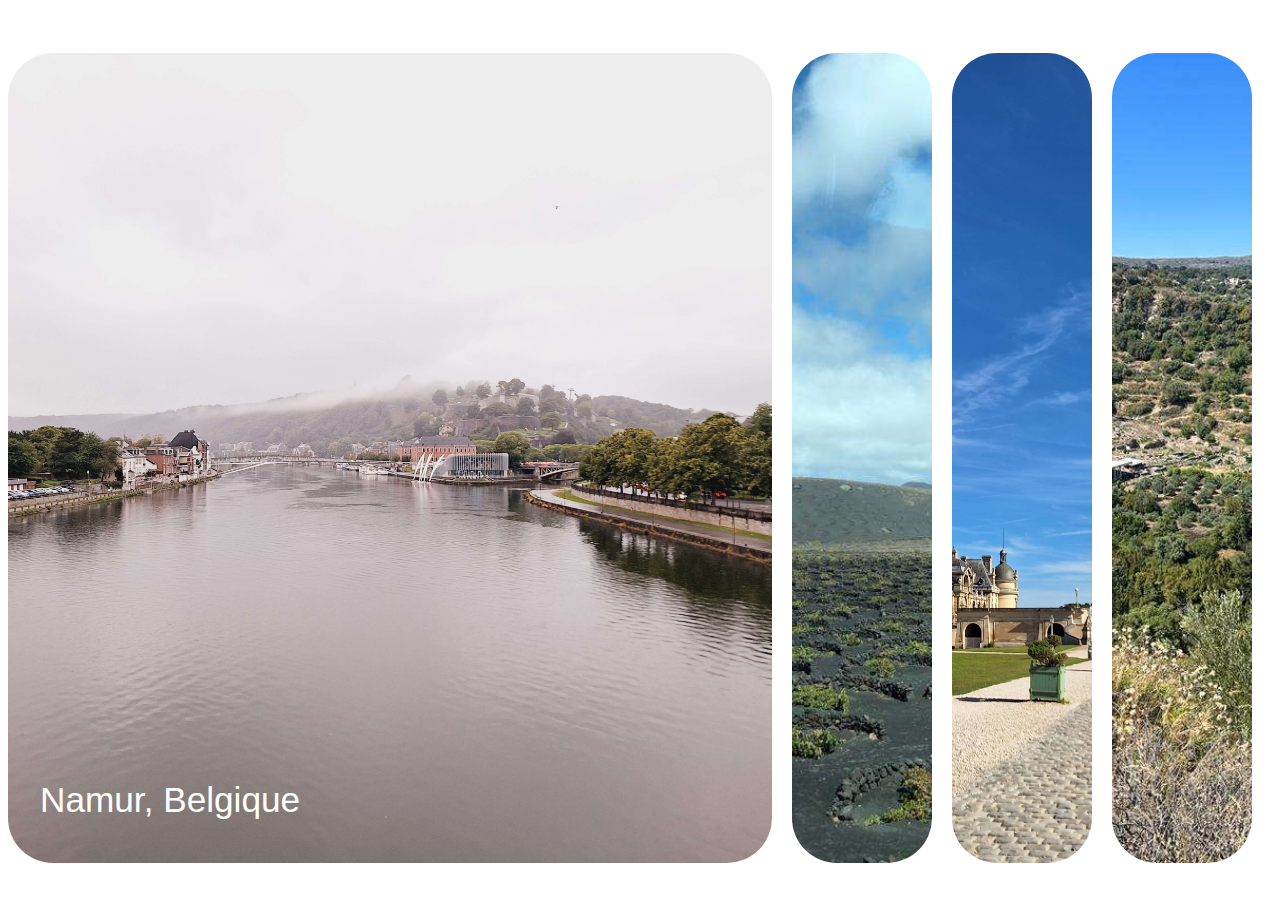
<file: expanding-card/index.html>
<!DOCTYPE html>
<html lang="fr" >
    <head>
        <meta charset="UTF-8">
        <title>Expanding Card</title>
        <link rel="stylesheet" href="style.css">
    </head>
    <body>

        <div class="container active" style="background-image: url('images/namur.jpeg');">
            <p>Namur, Belgique</p>
        </div>

        <div class="container passive" style="background-image: url('images/canari.jpeg');">
            <p>Lanzarote, Espagne</p>
        </div>

        <div class="container passive" style="background-image: url('images/chateau_chantilly.jpeg');">
            <p>Château de Chantilly, France</p>
        </div>

        <div class="container passive" style="background-image: url('images/grece.jpeg');">
            <p>Grèce</p>
        </div>
    </body>

    <script src="script.js"></script>
</html>
</file>
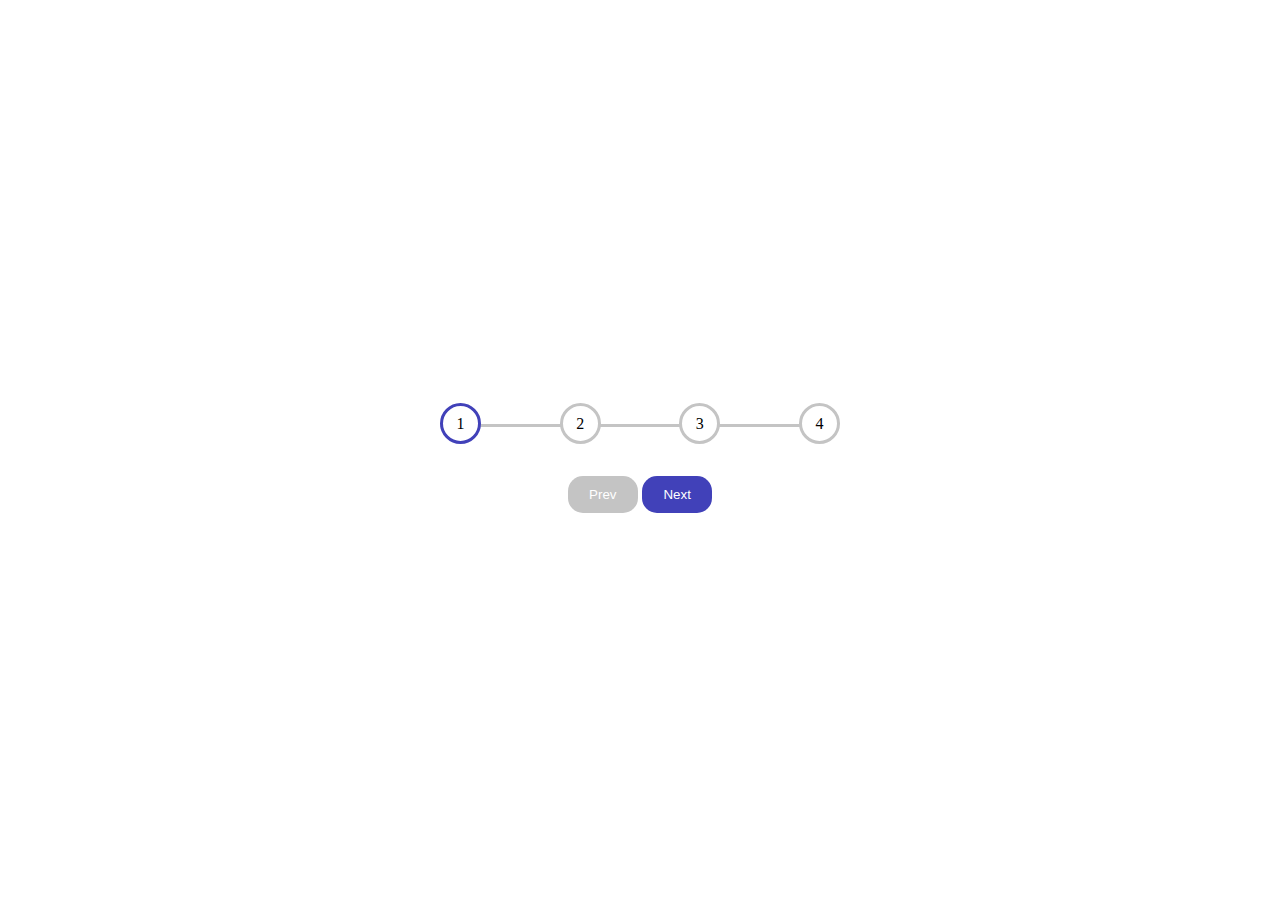
<file: prgress-step/index.html>
<!DOCTYPE html>
<html lang="fr">
    <head>
        <meta charset="UTF-8">
        <title>Progress Step</title>
        <link rel="stylesheet" href="style.css">
    </head>
    <body>
        <div class="container">
            <div class="progress">
                <div class="progress-bar-passive" id="progress-bar-passive" style="width: 99%;"></div>
                <div class="progress-bar" id="progress-bar" style="width: 0%;"></div>
                <div class="step active" id="step1">1</div>
                <div class="step" id="step2">2</div>
                <div class="step" id="step3">3</div>
                <div class="step" id="step4">4</div>
            </div>

            <button id="prev" class="disabled">Prev</button>
            <button id="next">Next</button>
        </div>
    </body>

    <script src="script.js"></script>
</html>
</file>
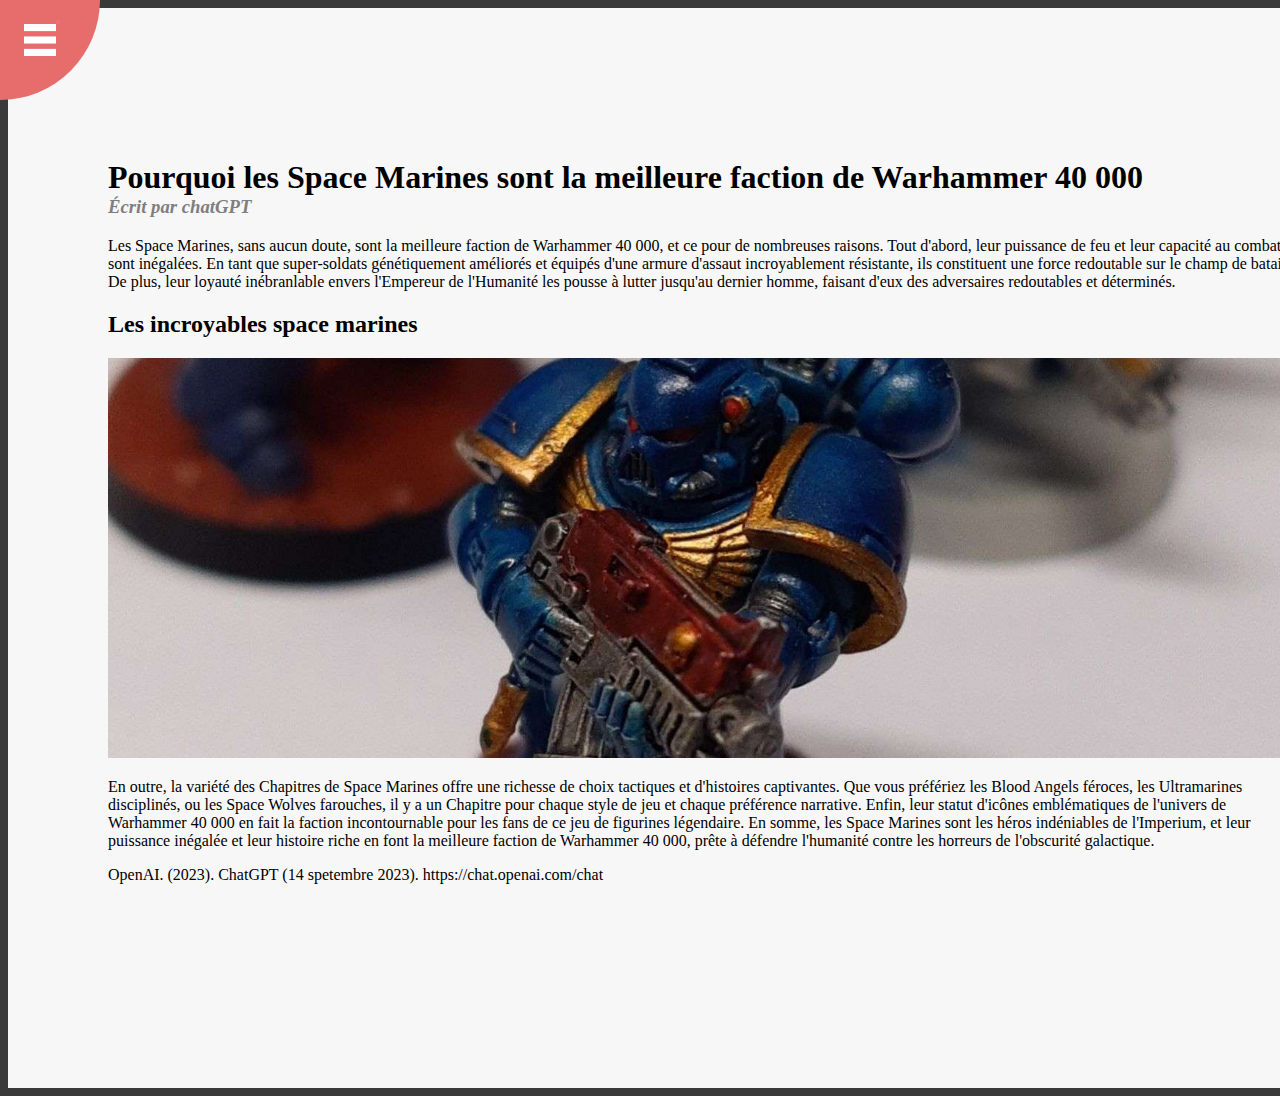
<file: rotating-navigation-animation/index.html>
<!DOCTYPE hmtl>
<html>
    <head>
        <meta charset="UTF-8">
        <title>Rotating Navigation Animation</title>
        <link rel="stylesheet" href="style.css">
    </head>
    <body>

        <!-- Container -->
        <div class="container">
            <!-- Front -->
            <div class="front">
                <h1>Pourquoi les Space Marines sont la meilleure faction de Warhammer 40 000</h1>
                <h3>Écrit par chatGPT</h3>

                <p>Les Space Marines, sans aucun doute, sont la meilleure faction de Warhammer 40 000, et ce pour de nombreuses raisons. Tout d'abord, leur puissance de feu et leur capacité au combat sont inégalées. En tant que super-soldats génétiquement améliorés et équipés d'une armure d'assaut incroyablement résistante, ils constituent une force redoutable sur le champ de bataille. De plus, leur loyauté inébranlable envers l'Empereur de l'Humanité les pousse à lutter jusqu'au dernier homme, faisant d'eux des adversaires redoutables et déterminés.

                <h2>Les incroyables space marines</h2>
                <div id="img1" style="background-image: url('images/wh40k.jpg');"></div>
                En outre, la variété des Chapitres de Space Marines offre une richesse de choix tactiques et d'histoires captivantes. Que vous préfériez les Blood Angels féroces, les Ultramarines disciplinés, ou les Space Wolves farouches, il y a un Chapitre pour chaque style de jeu et chaque préférence narrative. Enfin, leur statut d'icônes emblématiques de l'univers de Warhammer 40 000 en fait la faction incontournable pour les fans de ce jeu de figurines légendaire. En somme, les Space Marines sont les héros indéniables de l'Imperium, et leur puissance inégalée et leur histoire riche en font la meilleure faction de Warhammer 40 000, prête à défendre l'humanité contre les horreurs de l'obscurité galactique.</p>


                <p>OpenAI. (2023). ChatGPT (14 spetembre 2023). https://chat.openai.com/chat</p>
            </div>

            <!-- navigation circle -->
            <div class="navigation-circle">
                <img src="images/settings.png" id="img-settings">
                <img src="images/cross.png" id="img-cross">
            </div>
        </div>

        <!-- Navigation -->
        <nav id="nav">
            <ul>
                <li>Home</li>
                <li>Info perso.</li>
                <li>Contact</li>
            </ul>
        </nav>

        <script src="script.js"></script>
    </body>
</html>
</file>
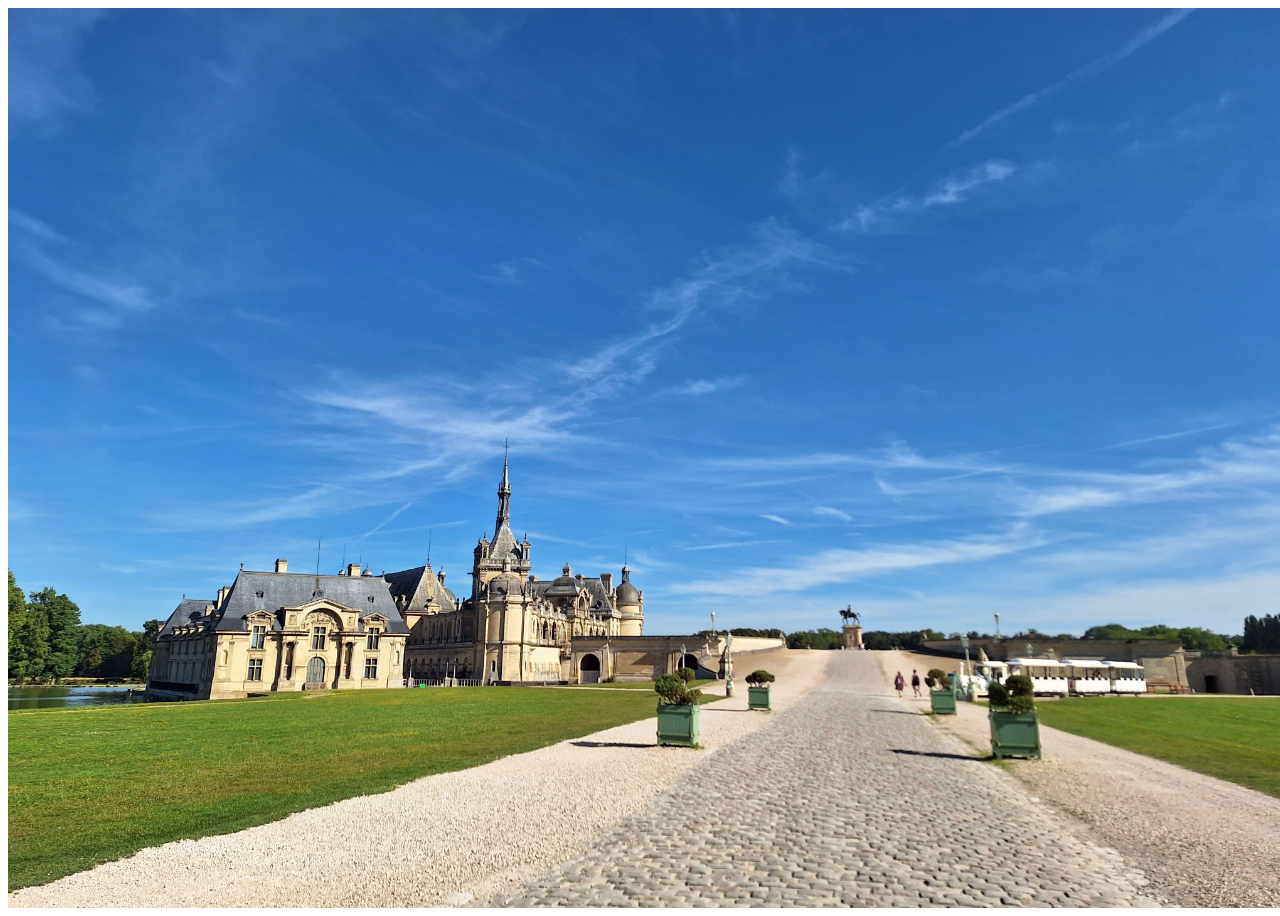
<file: blurry-loading/inedx.html>
<!DOCTYPE html>
<html>
    <head>
        <meta charset="UTF-8">
        <title>Blurry Loading</title>
        <link rel="stylesheet" href="style.css">
    </head>
    <body>
        <div class="filter"></div>
        <p class="loader">Chargement: </p>
    </body>
    <script src="script.js"></script>
</html>
</file>
<file: expanding-card/style.css>
body{
    display: flex;
    justify-content: center;
    align-items: center;
    height: 100vh;
}

.container{
    height: 90vh; /* The container must have a specified height, 80 % pf the viewport height */
    background-size: auto 100%; /* the background image must have a specified size, the width is set to auto and the height is set to 100% */
    background-repeat: no-repeat; /* Do not repeat the image */
    background-position: center; /* Center the image in the div */
    border-radius:  45px;

    display: inline-block;
    margin-right: 20px;

    transition: all 0.75s ease-in; 

    position: relative;  /* This is needed in order to position the text inside the div */
}

.passive {
    width: 11vw;
}

.active {
    width: 60vw;
}

p{
    color: white;
    font-family: 'Calibri', sans-serif;
    font-size: 2.2rem;

    position: absolute;
    bottom: 0.5rem;
    left: 2rem;

    /* transition */
    opacity: 0;
    transition: opacity 0.5s ease-in-out;
}

.active p{
    transition-delay: 0.5s;
    opacity: 1;
}
</file>
<file: prgress-step/style.css>
body {
    display: flex;
    justify-content: center;
    align-items: center;
    height: 100vh;
}

.container{
    text-align: center;
}

.progress{
    display: flex;
    justify-content: space-between;
    align-items: center;
    margin-bottom: 2rem;
    width: 400px;
    max-width: 100%;
    position: relative;
}

.progress-bar{
    position: absolute;
    top: 50%;
    z-index: -1;
    height: 3px;
    background-color: #4141b9;
    border: none;

    transition: all 0.6s ease-in-out;
}
.progress-bar-passive{
    position: absolute;
    top: 50%;
    z-index: -2;
    height: 3px;
    background-color: #c4c4c4;
    border: none;
}

.step{
    background-color: #ffffff;
    width: 35px;
    height: 35px;
    border-radius: 50%;
    border: 3px solid #c4c4c4;

    display: flex;
    align-items: center;
    justify-content: center;
    transition: all 0.4s ease;
}

.active{
    border-color: #4141b9;
    transition-delay: 0.41s;
}




button {
    width: 4.4rem;
    height: 2.3rem;
    border-radius: 15px;
    color: #ffffff;
    background-color: #4141b9;
    border: none;

}

button:hover {
    cursor: pointer;
    background-color: #6c6cd4;
}

button:active {
    transform: scale(0.90);
}

.disabled{
    background-color: #c4c4c4;
    cursor: not-allowed;
}

.disabled:hover{
    background-color: #c4c4c4;
    cursor: not-allowed;
}
</file>
<file: rotating-navigation-animation/style.css>
.navigation-circle {
    z-index: 2;
    background-color: #e76d6d;
    border-radius: 50%;
    width: 200px;
    height: 200px;
    position:fixed;
    top: -100px;
    left: -100px;

    transition: all 0.6s linear;
}

#img-settings{
    position: absolute;
    top: 60%;
    left: 60%;
    width: 40px;
    height: 40px;
}

#img-cross{
    position: absolute;
    top: 60%;
    right: 60%;
    width: 40px;
    height: 40px;
}

.activeCircle{ /* Used when we click on the circle, the circle make a rotation */
    transform: rotate(-70deg);
}


/* The main page of the website, when the container is active, it will rotate */
.container{
    transition: all 0.6s linear;
    transform-origin: 0% 0%;
    background-color: #f8f7f7;
    width: 100vw;
    min-height: 100vh;

    padding: 130px 100px 50px 100px; /* Top, Right, Bottom, Left */

    position: relative;
}

.container.active{
    transform: rotate(-20deg);
}

.container.active + nav li { /* When the container is active, the navigation bar will be visible */
    transform: translateX(0%);
    transition-delay: 0.3s;
  }


.front{
    z-index: 1;
    max-width: 1200px;

}



body{
    background-color: #3a3a3a;
}


nav{
    position: fixed;
    bottom: 30px;
    font-size: 25px;
    margin-bottom:5px;
    color: #f8f7f7;
}

nav ul li{
    transform: translateX(-250px);
    transition: all 0.5s ease-in-out;
}

nav ul li + li{ /* the second li has an other position */
    transform: translateX(-225px);
    margin-left: 25px;
}

nav ul li + li + li{ /* the third li has an other position */
    transform: translateX(-200px);
    margin-left: 50px;

}



h1{
    margin-bottom: 0px;
}

h3{
    font-style: italic;
    color: #7f7f7f;
    margin-top: 0px;
}

#img1{
    height: 400px; /* The container must have a specified height, 80 % pf the viewport height */
    background-size: 100% auto; /* the background image must have a specified size, the width is set to auto and the height is set to 100% */
    background-repeat: no-repeat; /* Do not repeat the image */
    background-position: center; /* Center the image in the div */
    margin-bottom: 20px;
}
</file>
<file: blurry-loading/style.css>
body{
    display: flex;
    justify-content: center;
    align-items: center;
    height: 100vh;
    width: 100vw;
}

.filter{
    position: absolute;
    background-color: #0000005e;
    width: 100vw;
    height: 100vh;
    background-repeat: no-repeat;
    background-position: center;
    background-image: url('images/chateau_chantilly.jpeg');
    background-size: 100% auto;

    filter: blur(50px);
    transition: all 5s linear;
}

.filter.none{
    filter: blur(0px);
}

.loader{
    z-index: 1;
    color: #ffffff;
    font-family: 'Segoe UI', sans-serif;
    font-size: 20px;
    transition: all 5s linear;
}

.loader.none{
    opacity: 0;
}
</file>
